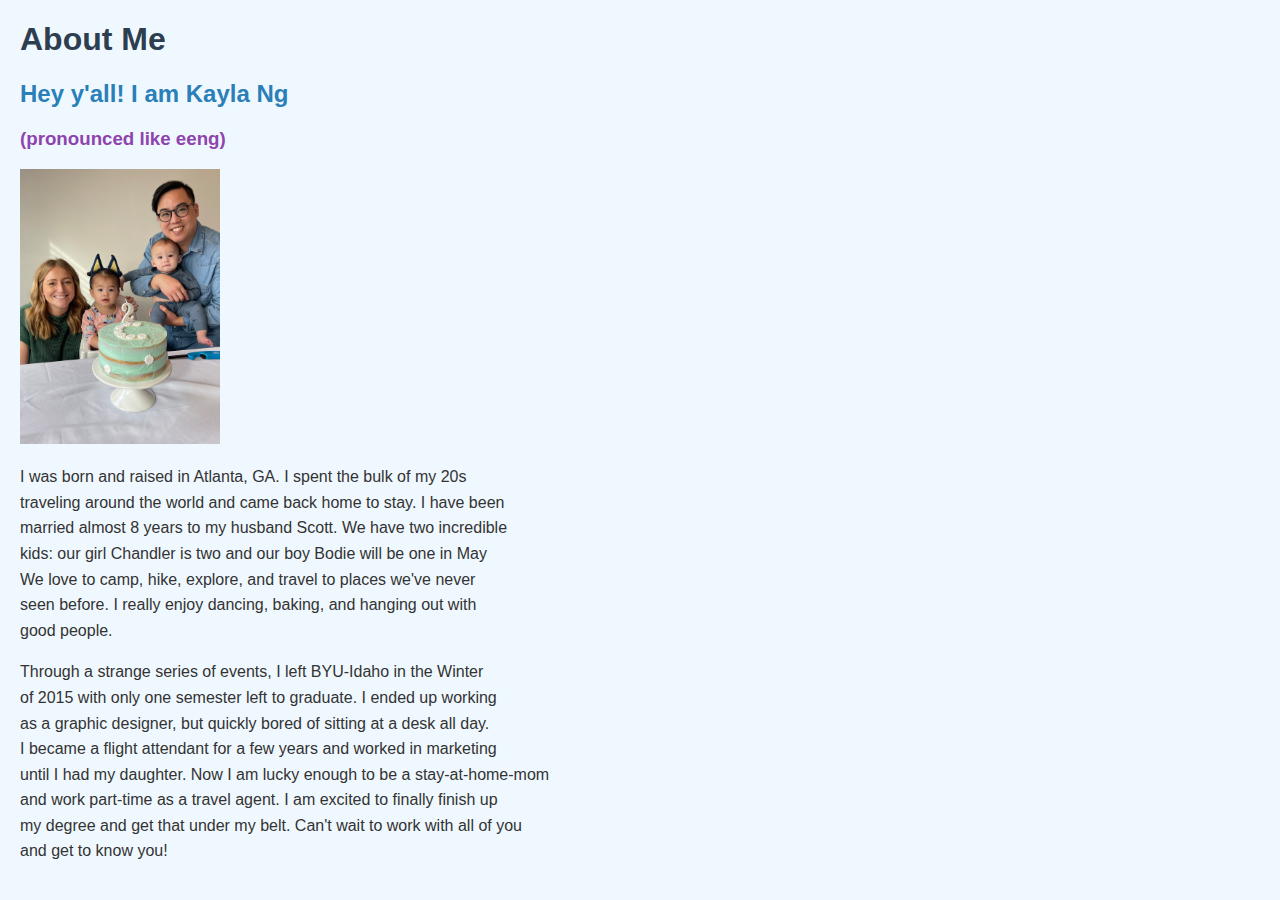
<file: aboutme/index.html>
<!DOCTYPE html>
<html lang="en">
<head>
    <meta charset="UTF-8">
    <meta name="viewport" content="width=device-width, initial-scale=1.0">
    <title>All about me </title>
    <style>
        body {
            background-color: #f0f8ff;
            font-family: Arial, sans-serif;
            color: #333;
            margin: 20px;
        }
        h1 {
            color: #2c3e50;
        }
        h2 {
            color: #2980b9;
        }
        h3 {
            color: #8e44ad;
        }
        p {
            line-height: 1.6;
        }
    </style>
</head>
<body>
        <h1>About Me</h1>
        <h2>Hey y'all! I am Kayla Ng</h2>
        <h3>(pronounced like eeng)</h3>
        <image src="images/ng-fam.jpeg" alt="Kayla Ng's Family" style="width: 200px;height:auto;">
        <p>I was born and raised in Atlanta, GA. I spent the bulk of my 20s<br>
            traveling around the world and came back home to stay. I have been <br>
            married almost 8 years to my husband Scott. We have two incredible<br>
            kids: our girl Chandler is two and our boy Bodie will be one in May <br>
            We love to camp, hike, explore, and travel to places we've never <br>
            seen before. I really enjoy dancing, baking, and hanging out with<br>
            good people.   
        </p>
        <p>
            Through a strange series of events, I left BYU-Idaho in the Winter<br> 
            of 2015 with only one semester left to graduate. I ended up working<br>
            as a graphic designer, but quickly bored of sitting at a desk all day.<br>
            I became a flight attendant for a few years and worked in marketing<br>
            until I had my daughter. Now I am lucky enough to be a stay-at-home-mom<br> 
            and work part-time as a travel agent. I am excited to finally finish up<br> 
            my degree and get that under my belt. Can't wait to work with all of you<br>
            and get to know you!
        </p>

</body>

</html>
</file>
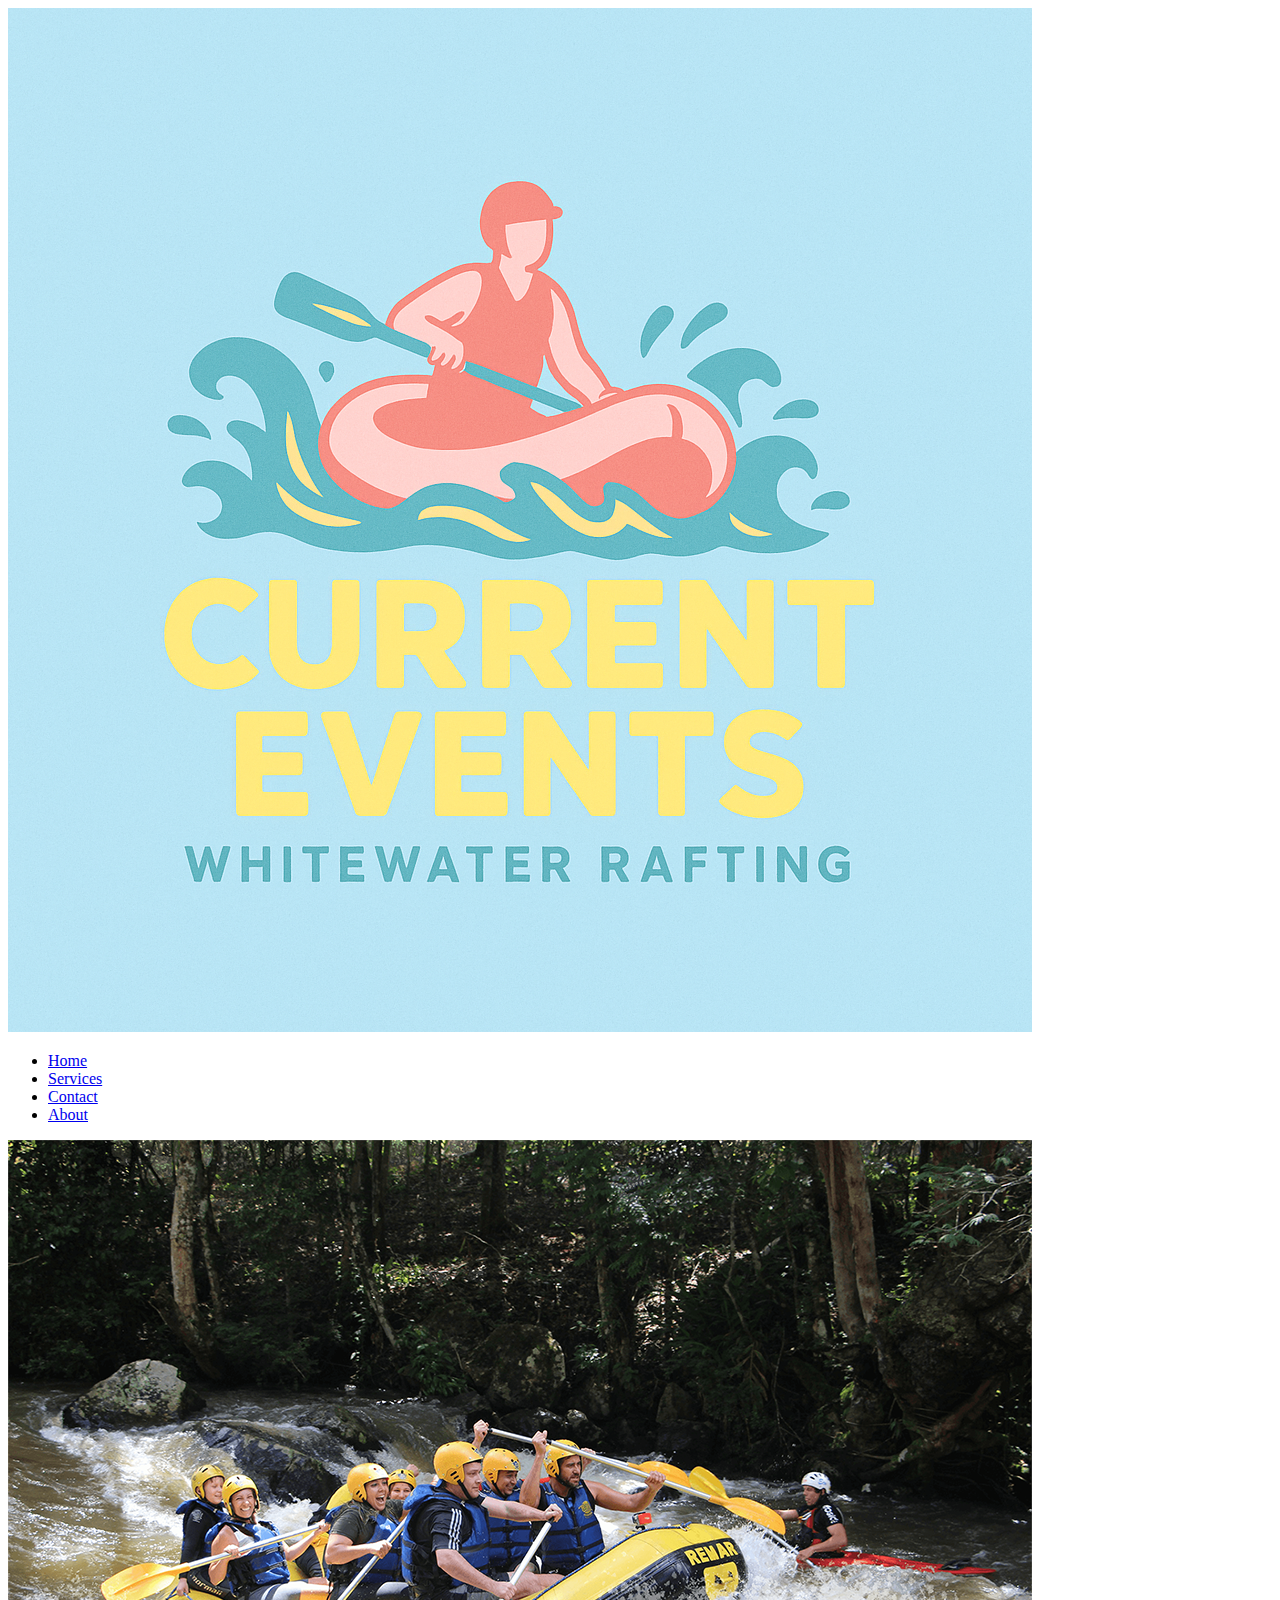
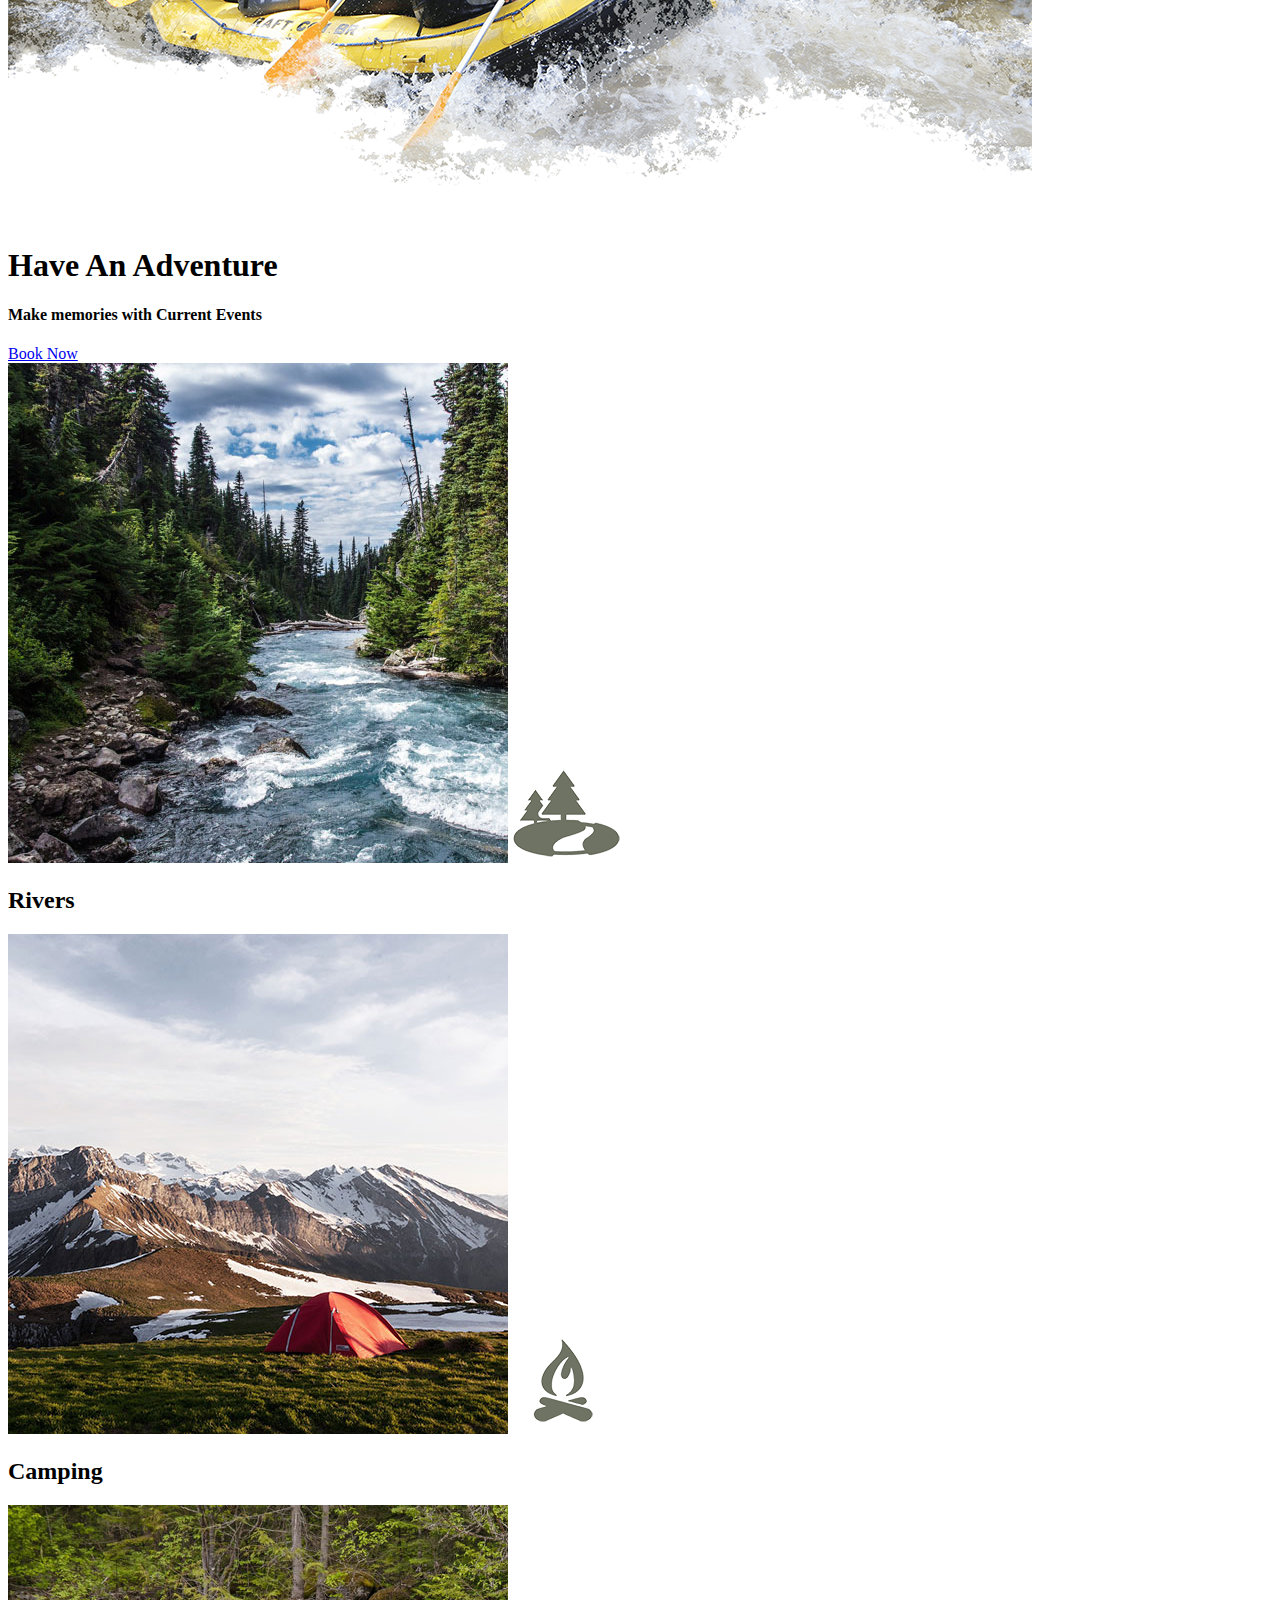
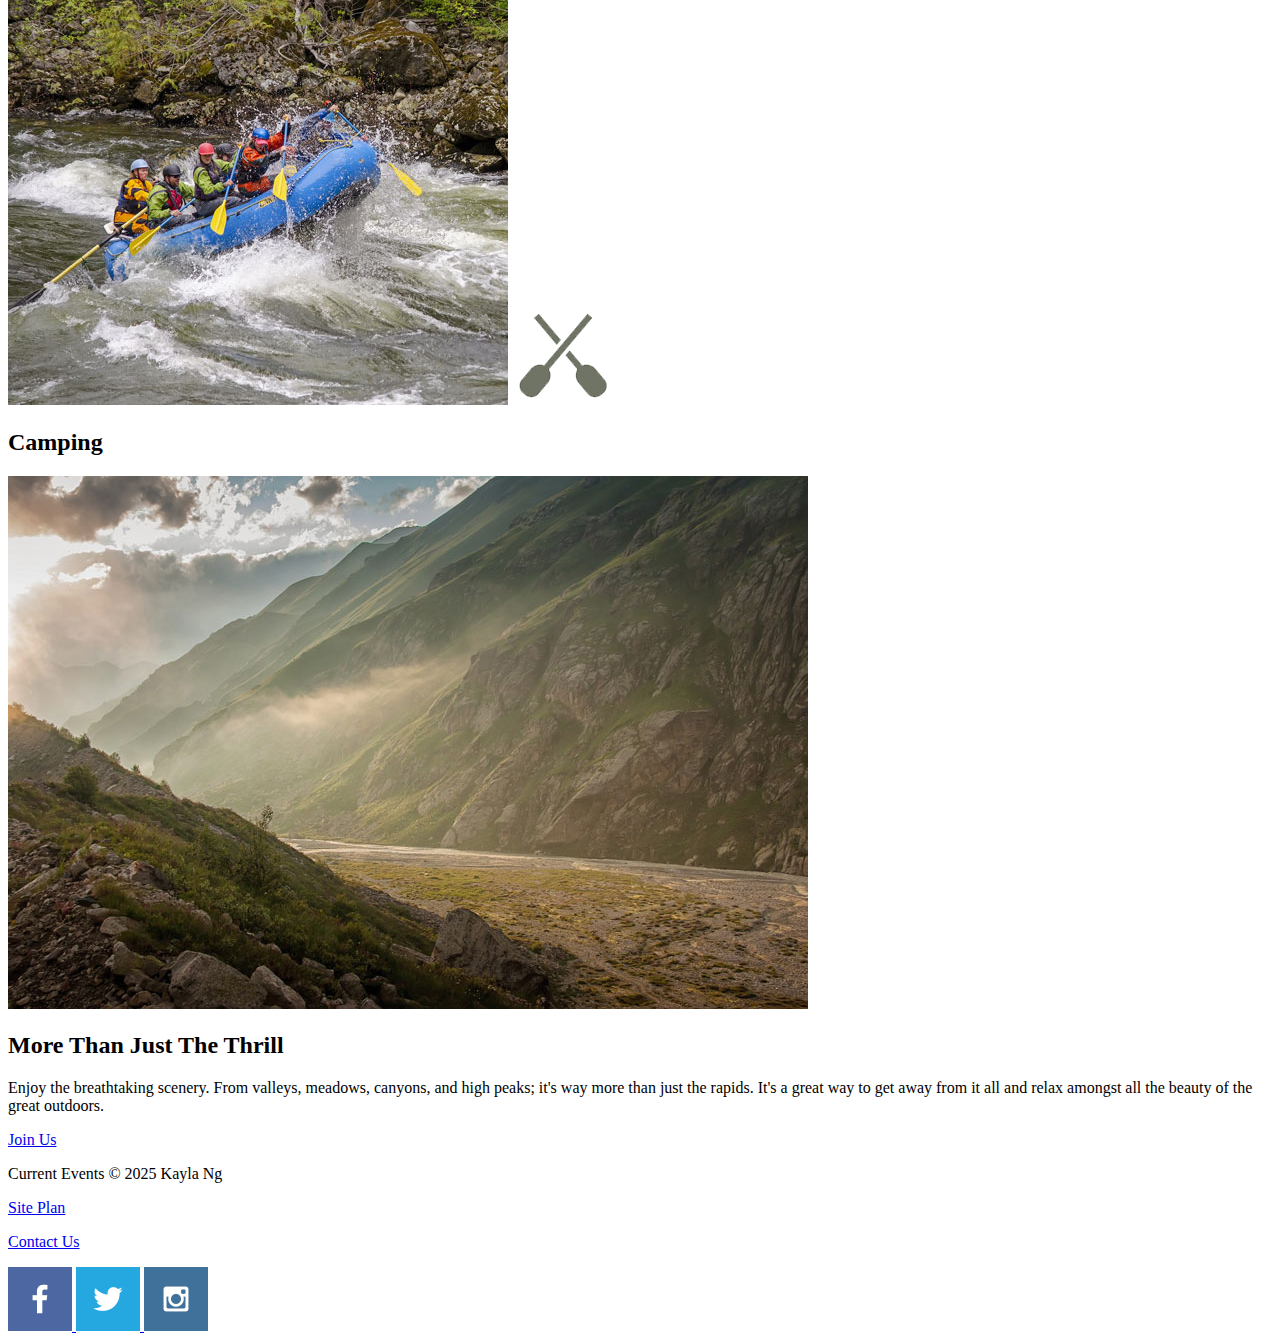
<file: wwr/index.html>
<!DOCTYPE html>
<html lang="en">
<head>
    <meta charset="UTF-8">
    <meta name="viewport" content="width=device-width, initial-scale=1.0">
    <title>White Water Rafting | Current Events | Home</title>
</head>
<body>
    <header>
        <a href="index.html" id="logo_link">
            <img class= "logo" src="images/current_events_logo.png" alt="Current Events Logo Image" >
        </a>
        <nav>
            <ul>
                <li><a href="index.html">Home</a></li>
                <li><a href="services.html">Services</a></li>
                <li><a href="contactus.html">Contact</a></li>
                <li><a href="about.html">About</a></li>
            </ul>
        </nav>
    </header>
    <div id="hero">
        <div id="hero-box">
            <img id="hero-img" src="images/hero.png" alt="People Enjoying Rafting" >
        </div>
    </div>
    <section id="hero-msg">
        <h1 class="home-title">Have An Adventure</h1>
        <h4>Make memories with Current Events</h4>
        <div class="button-box">
            <a href="contactus.html" class="book">Book Now</a>
        </div>
    </section>
    <main class="home-grid">
        <section class="rivers-card">
            <img class="card-img" src="images/rivers.jpg" alt="River in Forest" >
            <img class="icon" src="images/river_icon.png" alt="River Icon" >
            <h2>Rivers</h2>
        </section>
        <section class="camping-card">
            <img class="card-img" src="images/camping.jpg" alt="Tent in Mountains" >
            <img class="icon" src="images/fire_icon.png" alt="Fire Icon" >
            <h2>Camping</h2>
        </section>
        <section class="rapids-card">
            <img class="card-img" src="images/rapids.jpg" alt="Rafting Boat" >
            <img class="icon" src="images/oars.png" alt="Oars Icon" >
            <h2>Camping</h2>
        </section>
        <img class="mountains" src="images/mountains.jpg" alt="Misty Mountains" >
        <section class="msg">
            <h2>More Than Just The Thrill</h2>
            <p>Enjoy the breathtaking scenery. From valleys, meadows, canyons, and high peaks; it's way more than just the rapids. It's a great way to get away from it all and relax amongst all the beauty of the great outdoors.</p>
            <a class="join" href="rivers.html">Join Us</a>
        </section>
    </main>
    <footer>
        <p>Current Events &copy; 2025 Kayla Ng</p>
        <p><a href="site-plan-rafting.html">Site Plan</a></p>
        <p><a href="contactus.html">Contact Us</a></p>
        <div class="social">
            <a href="https://facebook.com/">
                <img src="images/facebook.png" alt="FB Icon" >
            </a>
            <a href="https://twitter.com/">
                <img src="images/twitter.png" alt="Twitter Icon" >
            </a>
            <a href="https://instagram.com/">
                <img src="images/instagram.png" alt="Instagram Icon">
            </a>
        </div>  
    </footer>    
</body>
</html>
</file>
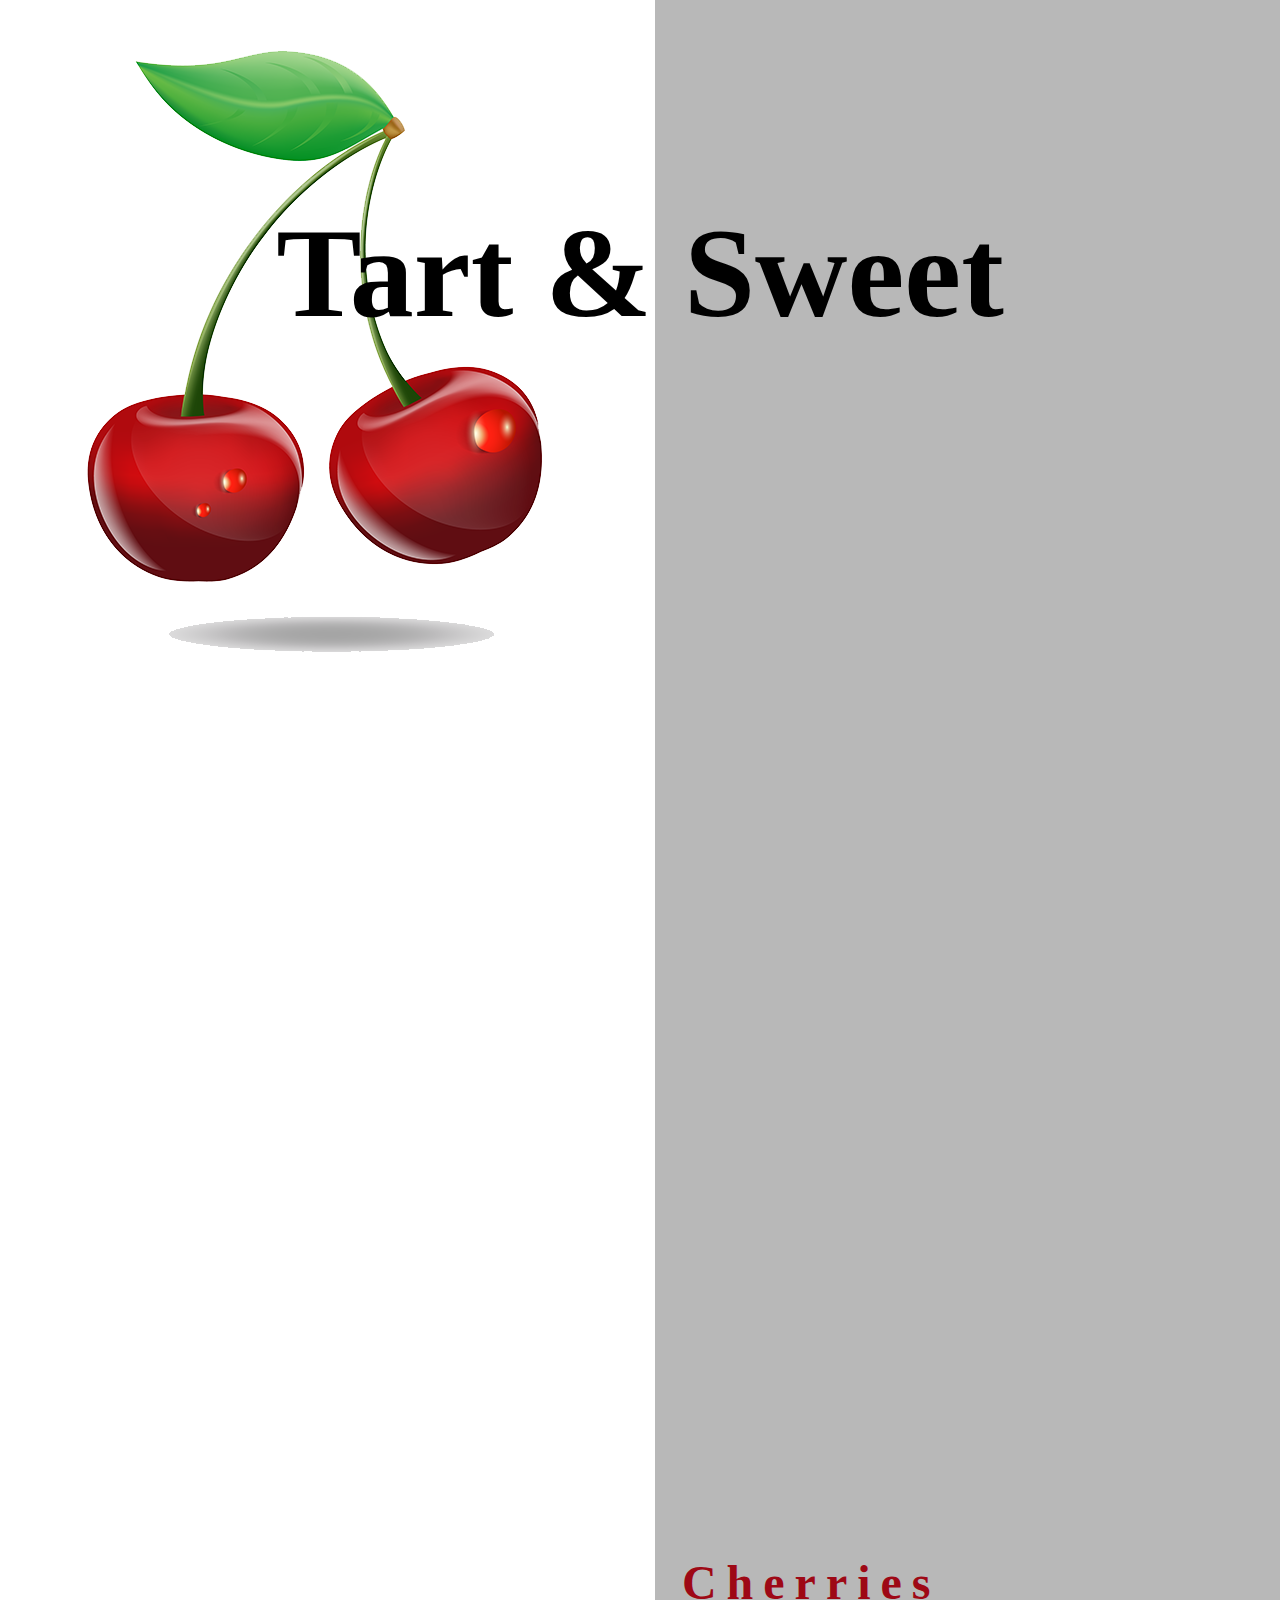
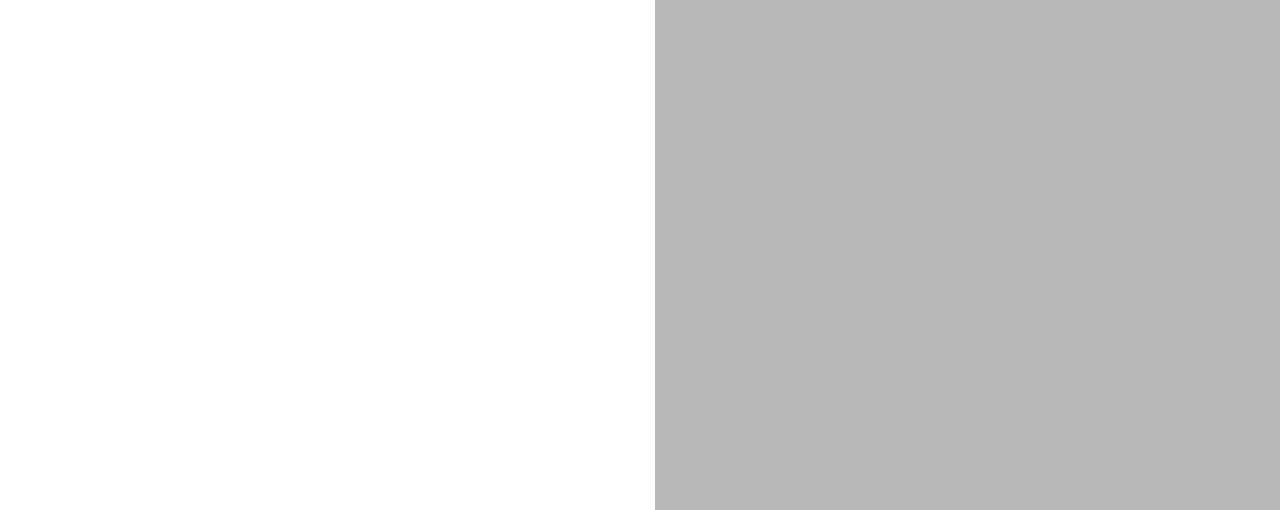
<file: aboutme/cherries.html>
<!DOCTYPE html>
<html lang="en">
<head>
    <meta charset="UTF-8">
    <meta name="viewport" content="width=device-width, initial-scale=1.0">
    <link rel="stylesheet" href="styles/cherries.css">
    <title>Cherries</title>
</head>
<body>
    <div>
        <h1>Tart & Sweet</h1>
        <img src="images/w06_cherries.png" alt="Cherries">
        <aside>
            <div>
                <h2>Cherries</h2>
            </div>
        </aside>
    </div>
    
</body>
</html>
</file>
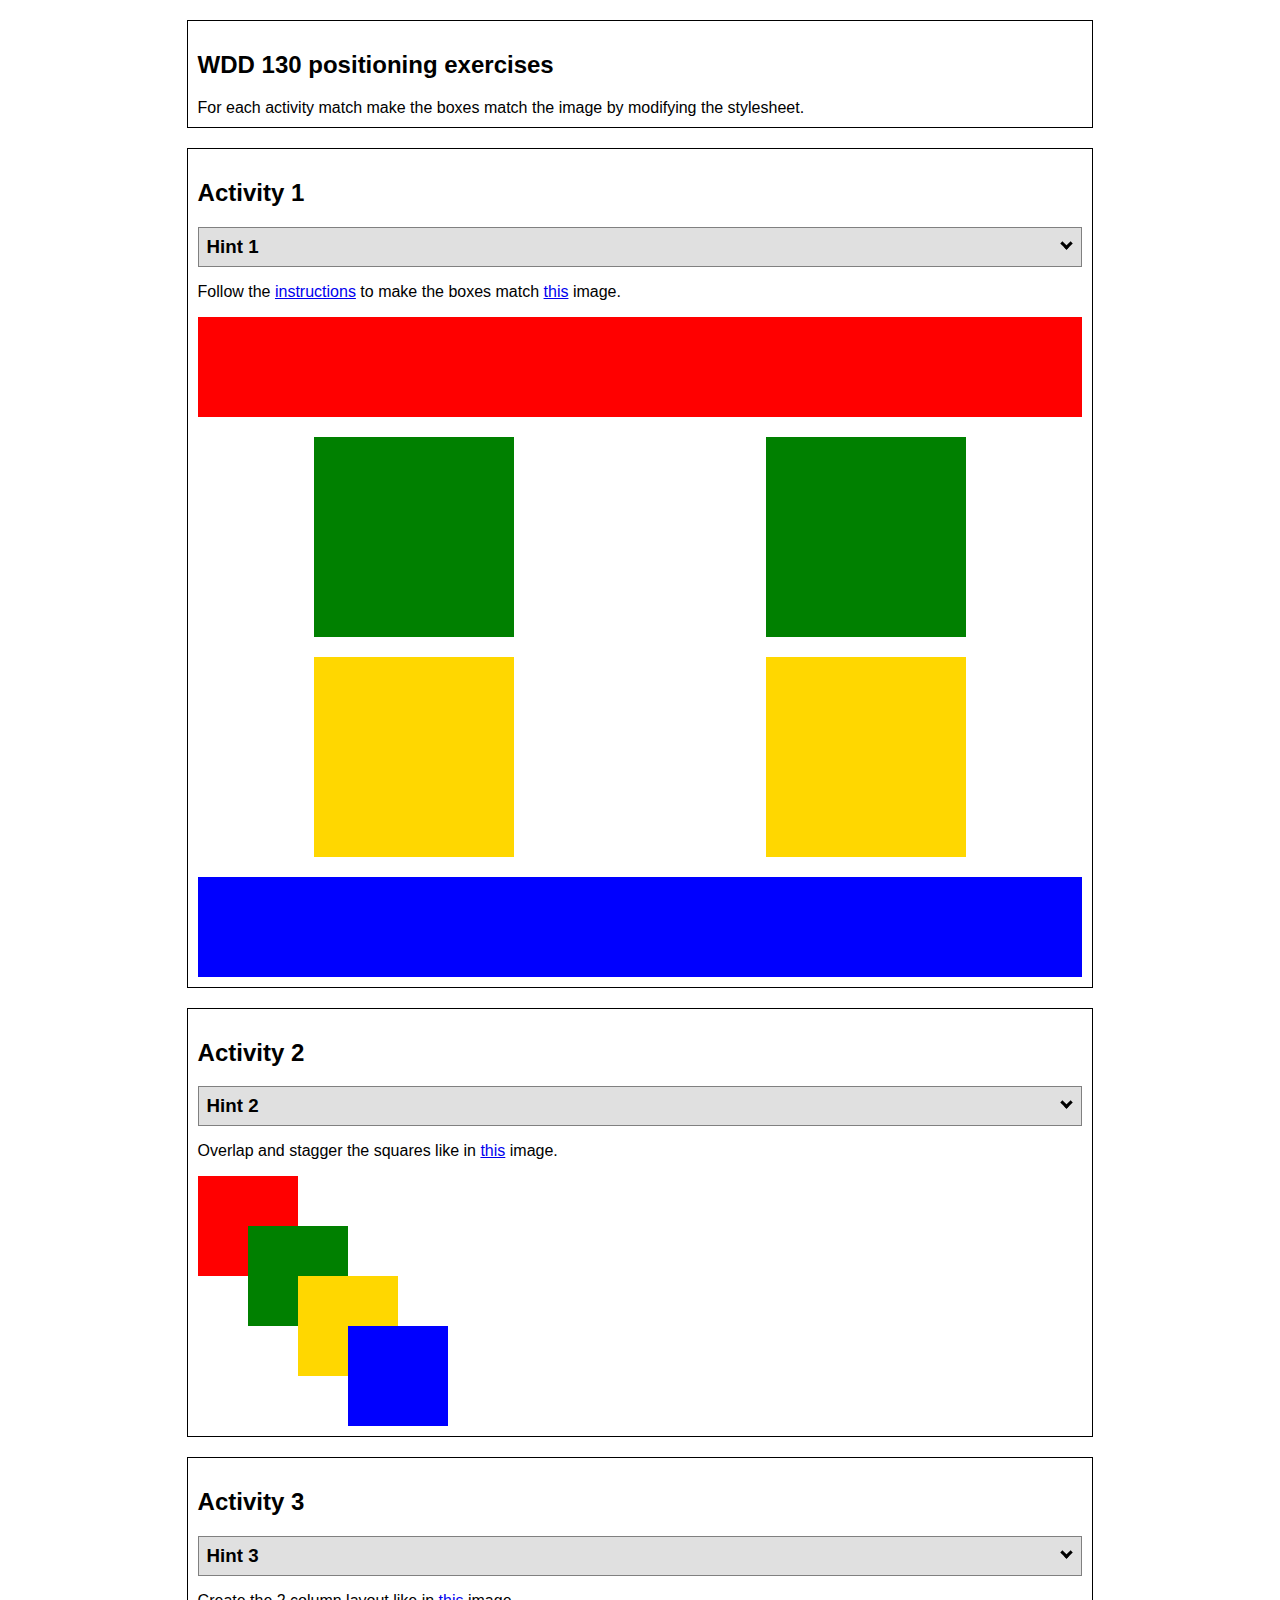
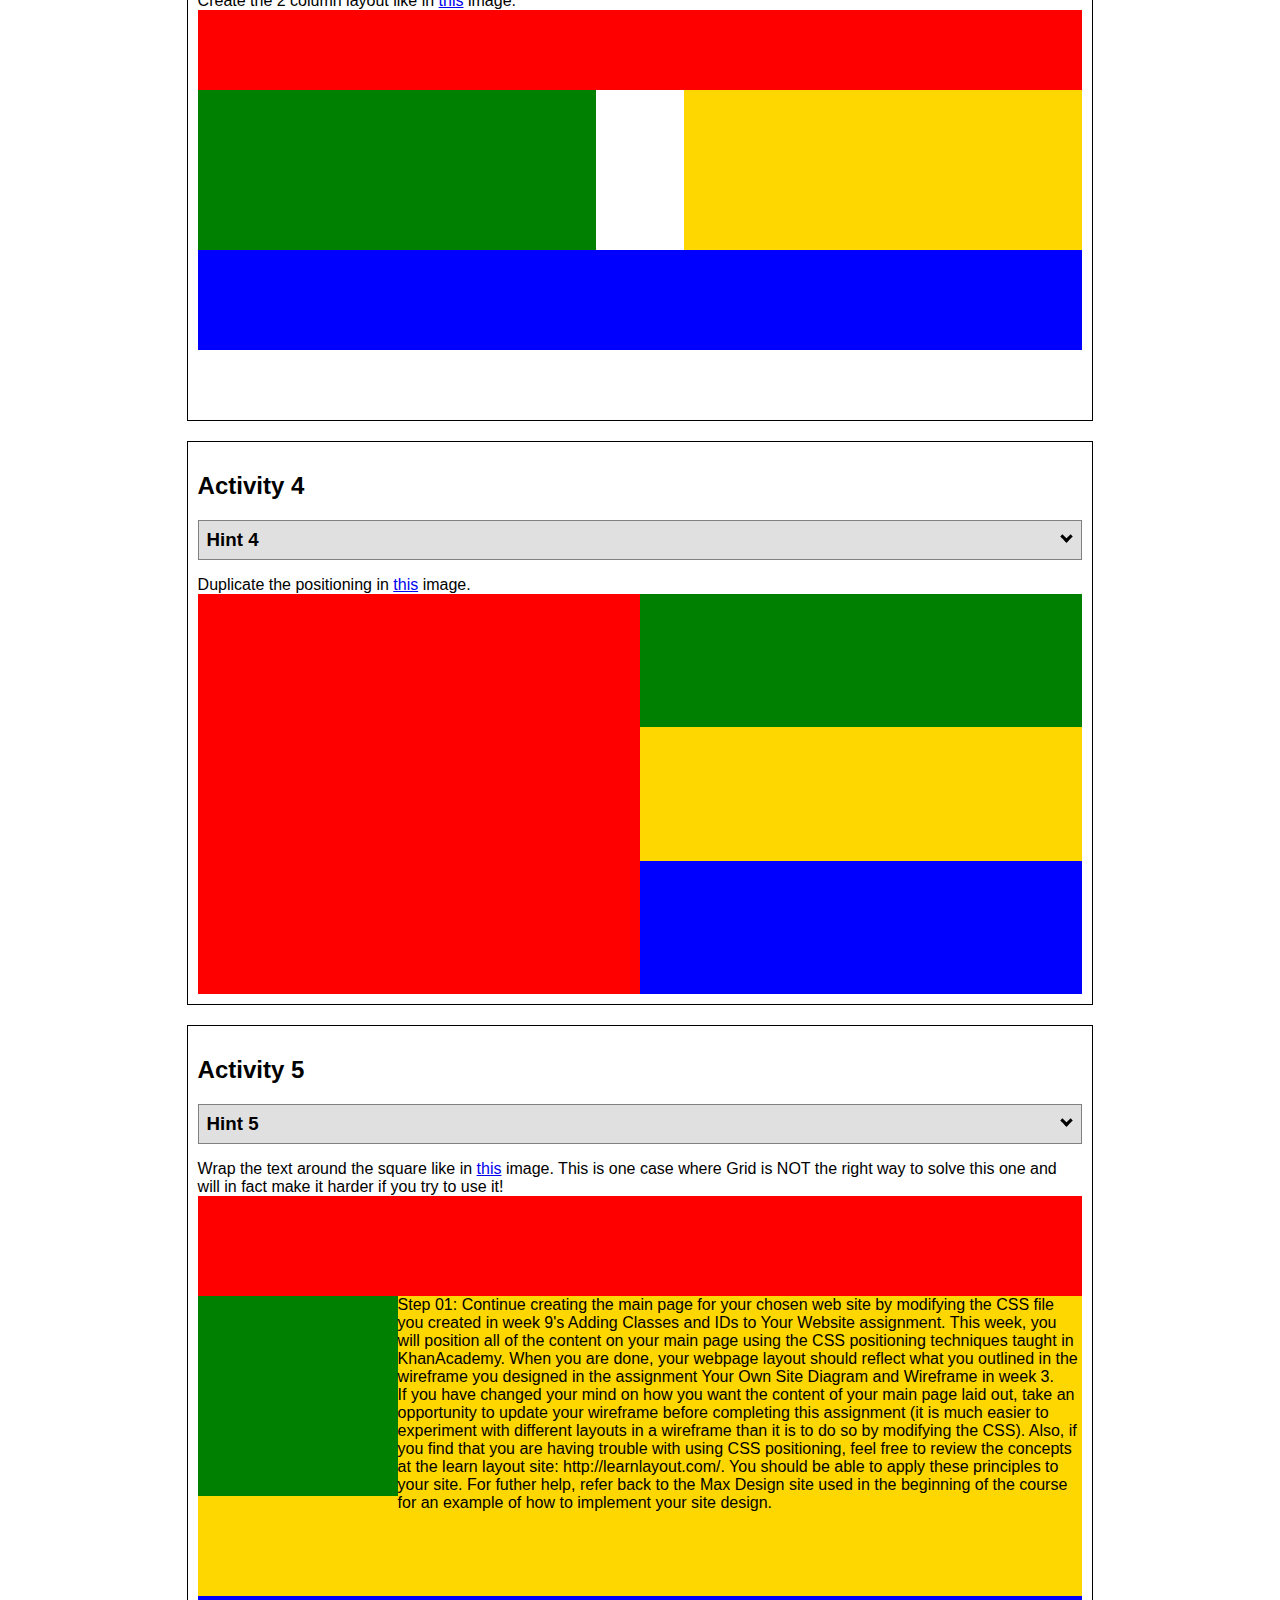
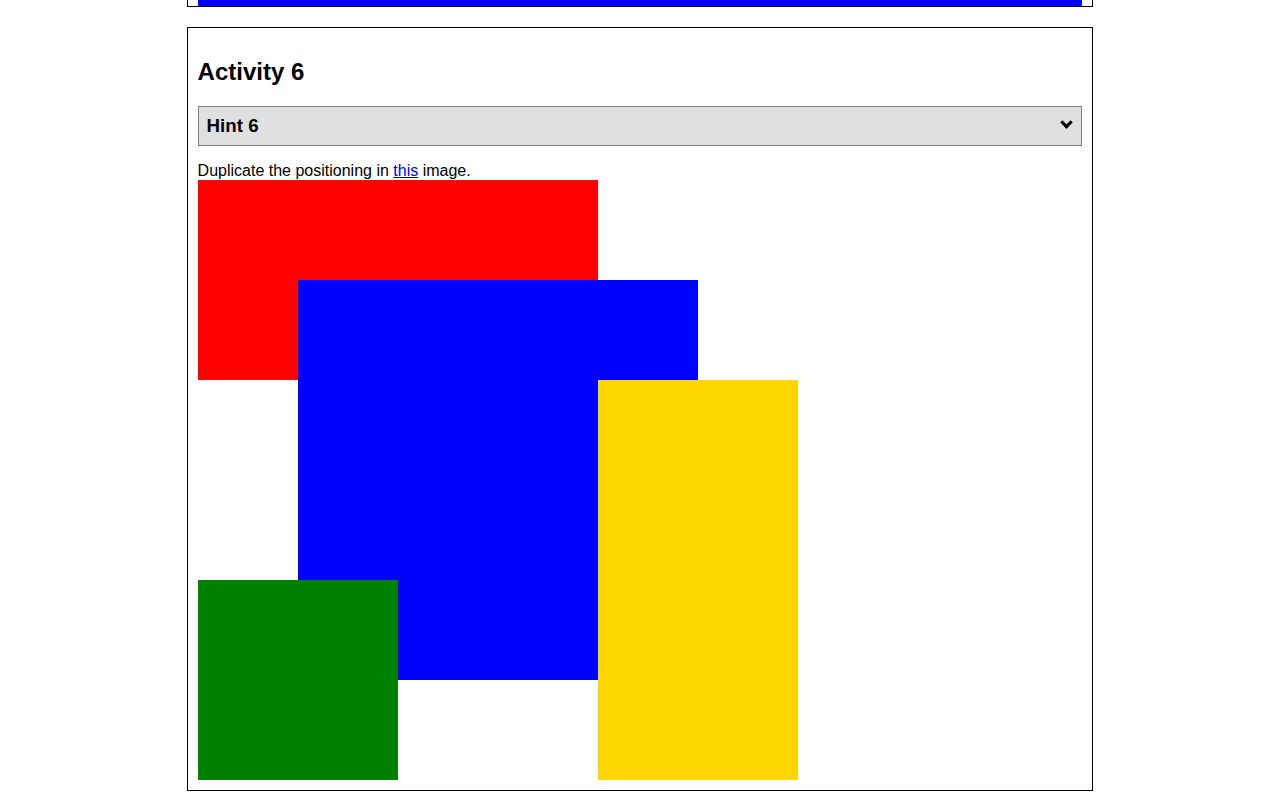
<file: aboutme/positioning.html>
<!DOCTYPE html>
<html lang="en">
  <head>
    <!-- HTML - Name: positioning.html -->
    <title>Positioning Activity</title>
    <link rel="stylesheet" type="text/css" href="positionstyles.css" />
  </head>
  <body>
    <div class="activity">
      <h2>WDD 130 positioning exercises</h2>
      For each activity match make the boxes match the image by modifying the stylesheet.</div>
    <div class="activity">
      <h2>Activity 1</h2>
      <section class="hint"><input type="checkbox" ><i></i> <h3>Hint 1</h3><div><p>Check out the <a href="https://byui-wdd.github.io/wdd130/activities/w06-css-positioning.html" target="_blank">activity instructions</a> in Ilearn!</p></div></section>
      <p>Follow the <a href="https://byui-wdd.github.io/wdd130/activities/w06-css-positioning.html" target="_blank">instructions</a> to make the boxes match  <a href="https://byui-wdd.github.io/wdd130/images/example1.png" target="_blank">this</a> image.</p>
      <div class="content1" >
        <div class="red1" ></div>
        <div class="green1" ></div>
        <div class="green1" ></div>
        <div class="yellow1"></div>
        <div class="yellow1"></div>
        <div class="blue1"></div>
      </div>
    </div>
    <div class="activity">
      <h2>Activity 2</h2>
      <section class="hint"><input type="checkbox" > <h3>Hint 2</h3><i></i><div>
      <ul>
      <li>grid-template-columns: 50px 50px 50px 50px 50px </li></ul></div></section>
      <p>Overlap and stagger the squares like in <a href="https://byui-wdd.github.io/wdd130/images/example2.png" target="_blank">this</a> image.</p>
      <div class="content2" >
        <div class="red2" ></div>
        <div class="green2" ></div>
        <div class="yellow2"></div>
        <div class="blue2"></div>
      </div>
    </div>
    <div class="activity">
      <h2>Activity 3</h2>
      <section class="hint"><input type="checkbox" > <h3>Hint 3</h3><i></i><div><p>This one is going to be best solved with CSS Grid. Remember to make the boxes the right width first...then start moving them around. </p><h4>Properties used:</h4><ul><li>display:grid;</li><li>grid-template-columns:</li><li>grid-column-gap:</li>
        <li>grid-column:</li>  </ul></div></section>
      Create the 2 column layout like in <a href="https://byui-wdd.github.io/wdd130/images/example3.png" target="_blank">this</a>  image.
      <div class="content3" >
        <div class="red3" ></div>
        <div class="green3" ></div>
        <div class="yellow3"></div>
        <div class="blue3"></div>
      </div>
    </div>
    <div class="activity">
      <h2>Activity 4</h2>
      <section class="hint"><input type="checkbox" > <h3>Hint 4</h3><i></i><div><p>For the others we have been primarily concerned with width. For this one you will need to adjust height as well. </p><h4>Properties used:</h4><ul><li>display:grid;</li><li>grid-template-columns:</li><li>grid-row:</li></ul></div></section>
      Duplicate the positioning in <a href="https://byui-wdd.github.io/wdd130/images/example4.png" target="_blank">this</a> image. 
      <div class="content4" >
        <div class="red4" ></div>
        <div class="green4" ></div>
        <div class="yellow4"></div>
        <div class="blue4"></div>
      </div>
    </div>

    <div class="activity">
      <h2>Activity 5</h2>
      <section class="hint"><input type="checkbox" > <h3>Hint 5</h3><i></i><div><p>Grid is <strong>not</strong> the right way to do this.  In fact there is only one way to really do that...and that is with float. Remember that we float the thing we want the text to wrap around.  Also remember to start by making all the shapes the right size and shape.</p><h4>Properties used:</h4><ul><li>float: left;</li></ul></div></section>
      Wrap the text around the square like in <a href="https://byui-wdd.github.io/wdd130/images/example5.png" target="_blank">this</a> image. This is one case where Grid is NOT the right way to solve this one and will in fact make it harder if you try to use it!
      <div class="content5" >
        <div class="red5" ></div>
        <div class="green5" ></div>
        <div class="yellow5">Step 01: Continue creating the main page for your chosen web site by modifying the CSS file you created in week 9's Adding Classes and IDs to Your Website assignment. This week, you will position all of the content on your main page using the CSS positioning techniques taught in KhanAcademy. When you are done, your webpage layout should reflect what you outlined in the wireframe you designed in the assignment Your Own Site Diagram and Wireframe in week 3. <br />
          If you have changed your mind on how you want the content of your main page laid out, take an opportunity to update your wireframe before completing this assignment (it is much easier to experiment with different layouts in a wireframe than it is to do so by modifying the CSS). Also, if you find that you are having trouble with using CSS positioning, feel free to review the concepts at the learn layout site: http://learnlayout.com/. You should be able to apply these principles to your site. For futher help, refer back to the Max Design site used in the beginning of the course for an example of how to implement your site design.</div>
        <div class="blue5"></div>
      </div>
    </div>
    <div class="activity">
      <h2>Activity 6</h2>
      <section class="hint"><input type="checkbox" > <h3>Hint 6</h3><i></i><div><p>This one is all about visualizing the grid behind the layout. If you are having a hard time doing that first: all the sizes are even multiples of 100, and second here is another example with the lines drawn: <a href="https://byui-wdd.github.io/wdd130/images/example6-hint.png" target="_blank">example 6 with lines</a>. For this one you will find it easiest if you use px for the column width. You can also use <kbd>z-index</kbd> to control the element layering.    </p><h4>Properties used:</h4><ul><li>display:grid;</li><li>grid-template-columns:</li><li>grid-column:</li><li>grid-row:</li><li><a href="https://www.w3schools.com/cssref/pr_pos_z-index.asp" target="_blank">z-index:</a></li></ul></div></section>
      Duplicate the positioning in <a href="https://byui-wdd.github.io/wdd130/images/example6.png" target="_blank">this</a> image.
      <div class="content6" >
        <div class="red6" ></div>
        <div class="green6" ></div>
        <div class="yellow6"></div>
        <div class="blue6"></div>
      </div>
    </div>
  </body>
</html>
</file>
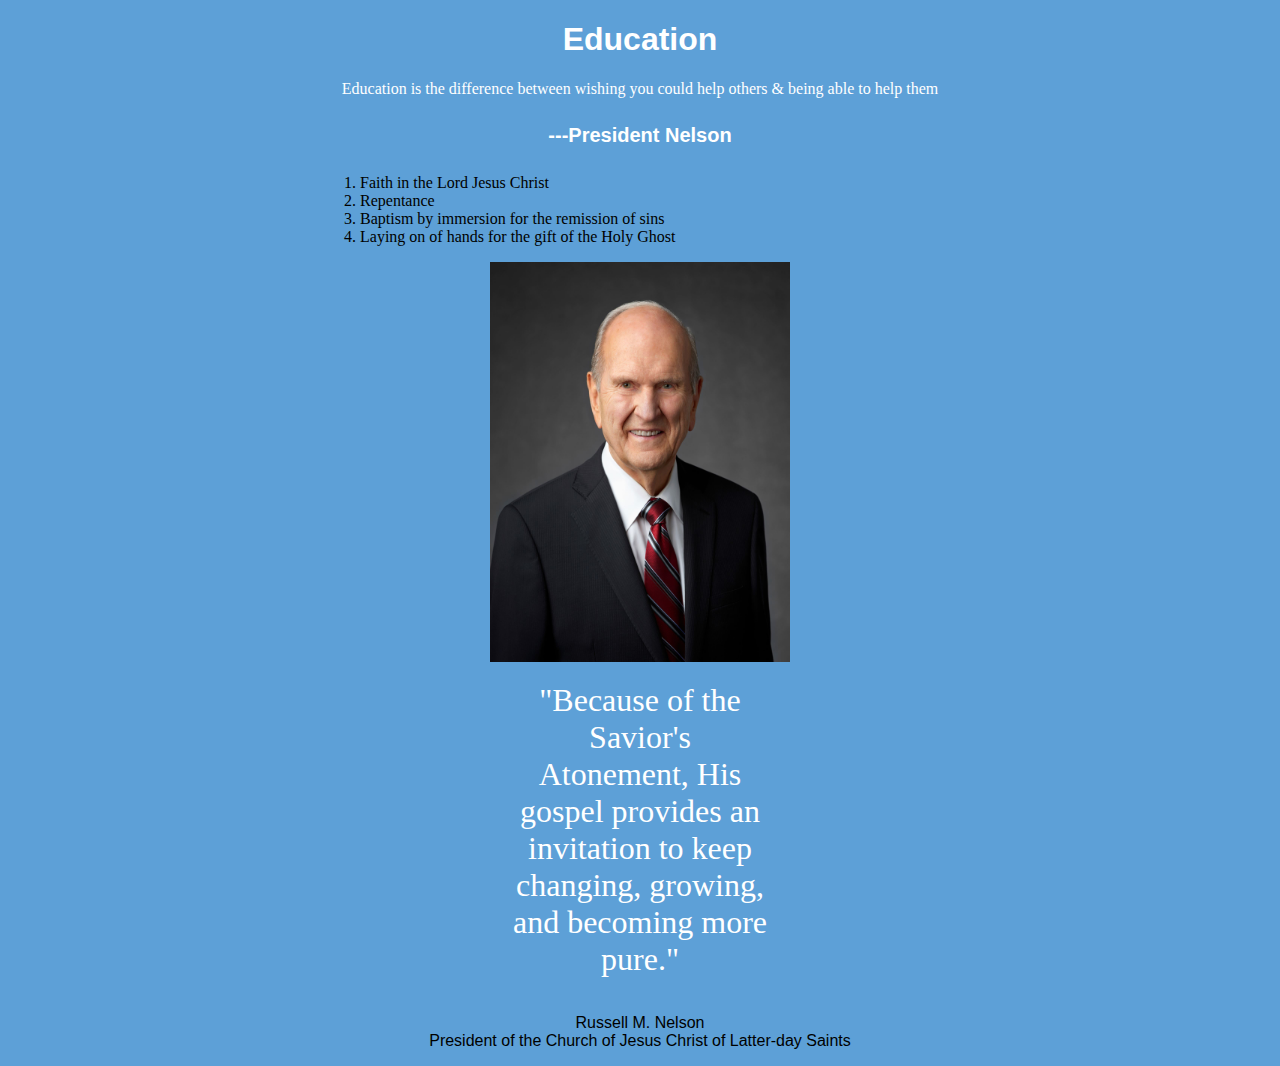
<file: aboutme/president_nelson.html>
<!DOCTYPE html>
<html lang="en">
<head>
    <meta charset="UTF-8">
    <meta name="viewport" content="width=Education, initial-scale=1.0">

   
    <title>Document</title>
    <link rel="stylesheet" href="styles/pres_n.css">
</head>
<body>
    <h1>Education</h1>
    <p id="ed-quote">Education is the difference between wishing you could help others & being able to help them</p>
    
    <h4>---President Nelson</h4>
   <ol>
   <li>Faith in the Lord Jesus Christ</li>
   <li>Repentance</li>
   <li>Baptism by immersion for the remission of sins</li>
   <li>Laying on of hands for the gift of the Holy Ghost</li>
    </ol>
   
    <img src="images/russell_nelson.jpeg" alt="President Nelson" width="300" height="400">

    <blockquote>"Because of the Savior's Atonement, His gospel provides an invitation to keep changing, growing, and becoming more pure."</blockquote>

    <footer>
        <p> Russell M. Nelson <br>
            President of the Church of Jesus Christ of Latter-day Saints</p>
    </footer> 

</body>
</html>
</file>
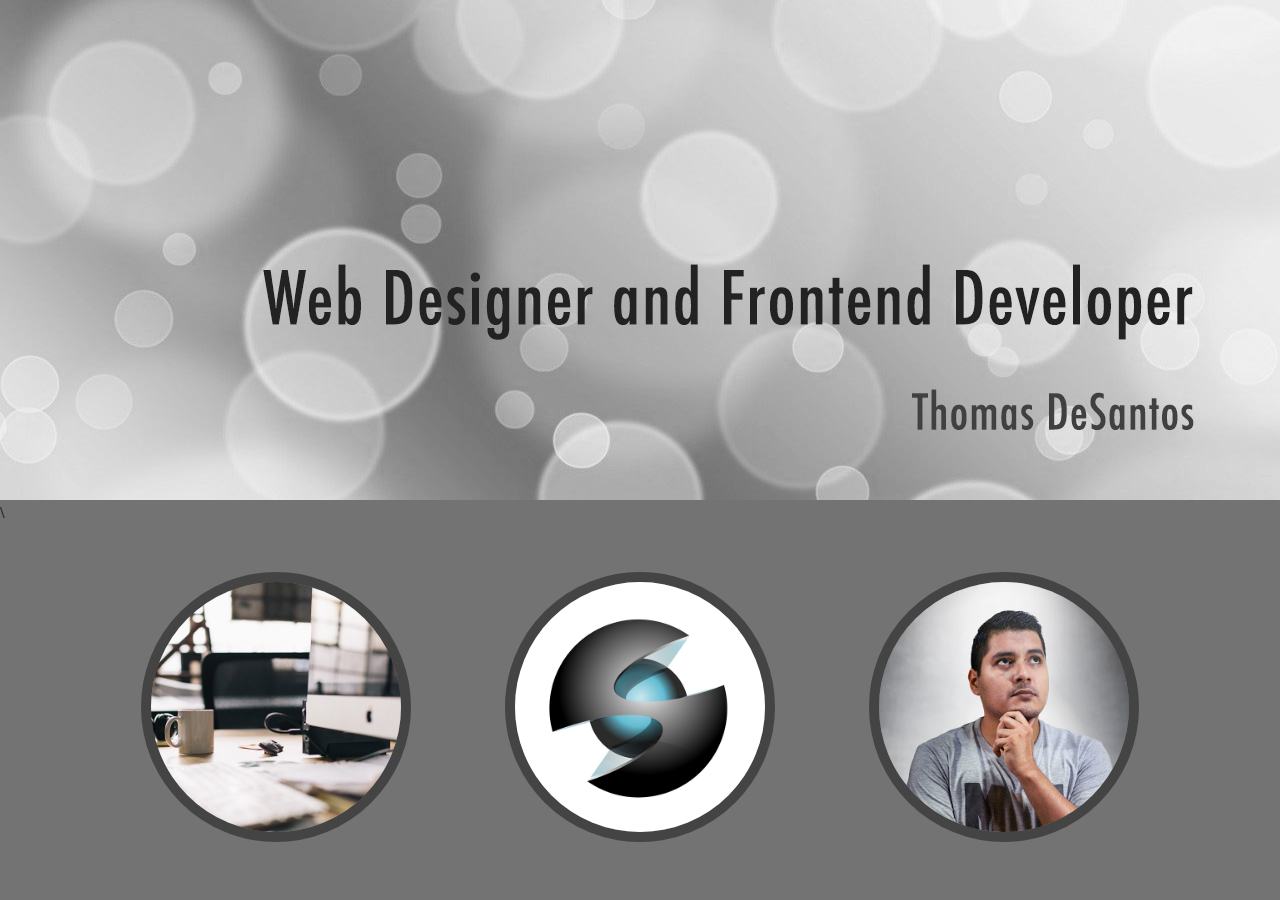
<file: aboutme/web_des.html>
<!DOCTYPE html>
<html lang="en">
<head>
    <meta charset="UTF-8">
    <meta name="viewport" content="width=device-width, initial-scale=1.0">
    <title>Web Designer and Frontend Developer - Thomas DeSantos</title>
    <link rel="stylesheet" href="styles/web_des.css">
</head>
<body>
    <img id="hero" src="images/w05_circles.jpg" alt="Hero Photo">\
    <div id="photos">
        <img class="icon" src="images/w05_ice_image_desk.jpg" alt="Desk">
        <img class="icon" src="images/w05_ice_image_graphic.png" alt="Graphic">
        <img class="icon" src="images/w05_ice_image_person.jpg" alt="Person">
    </div>
</body>
</html>
</file>
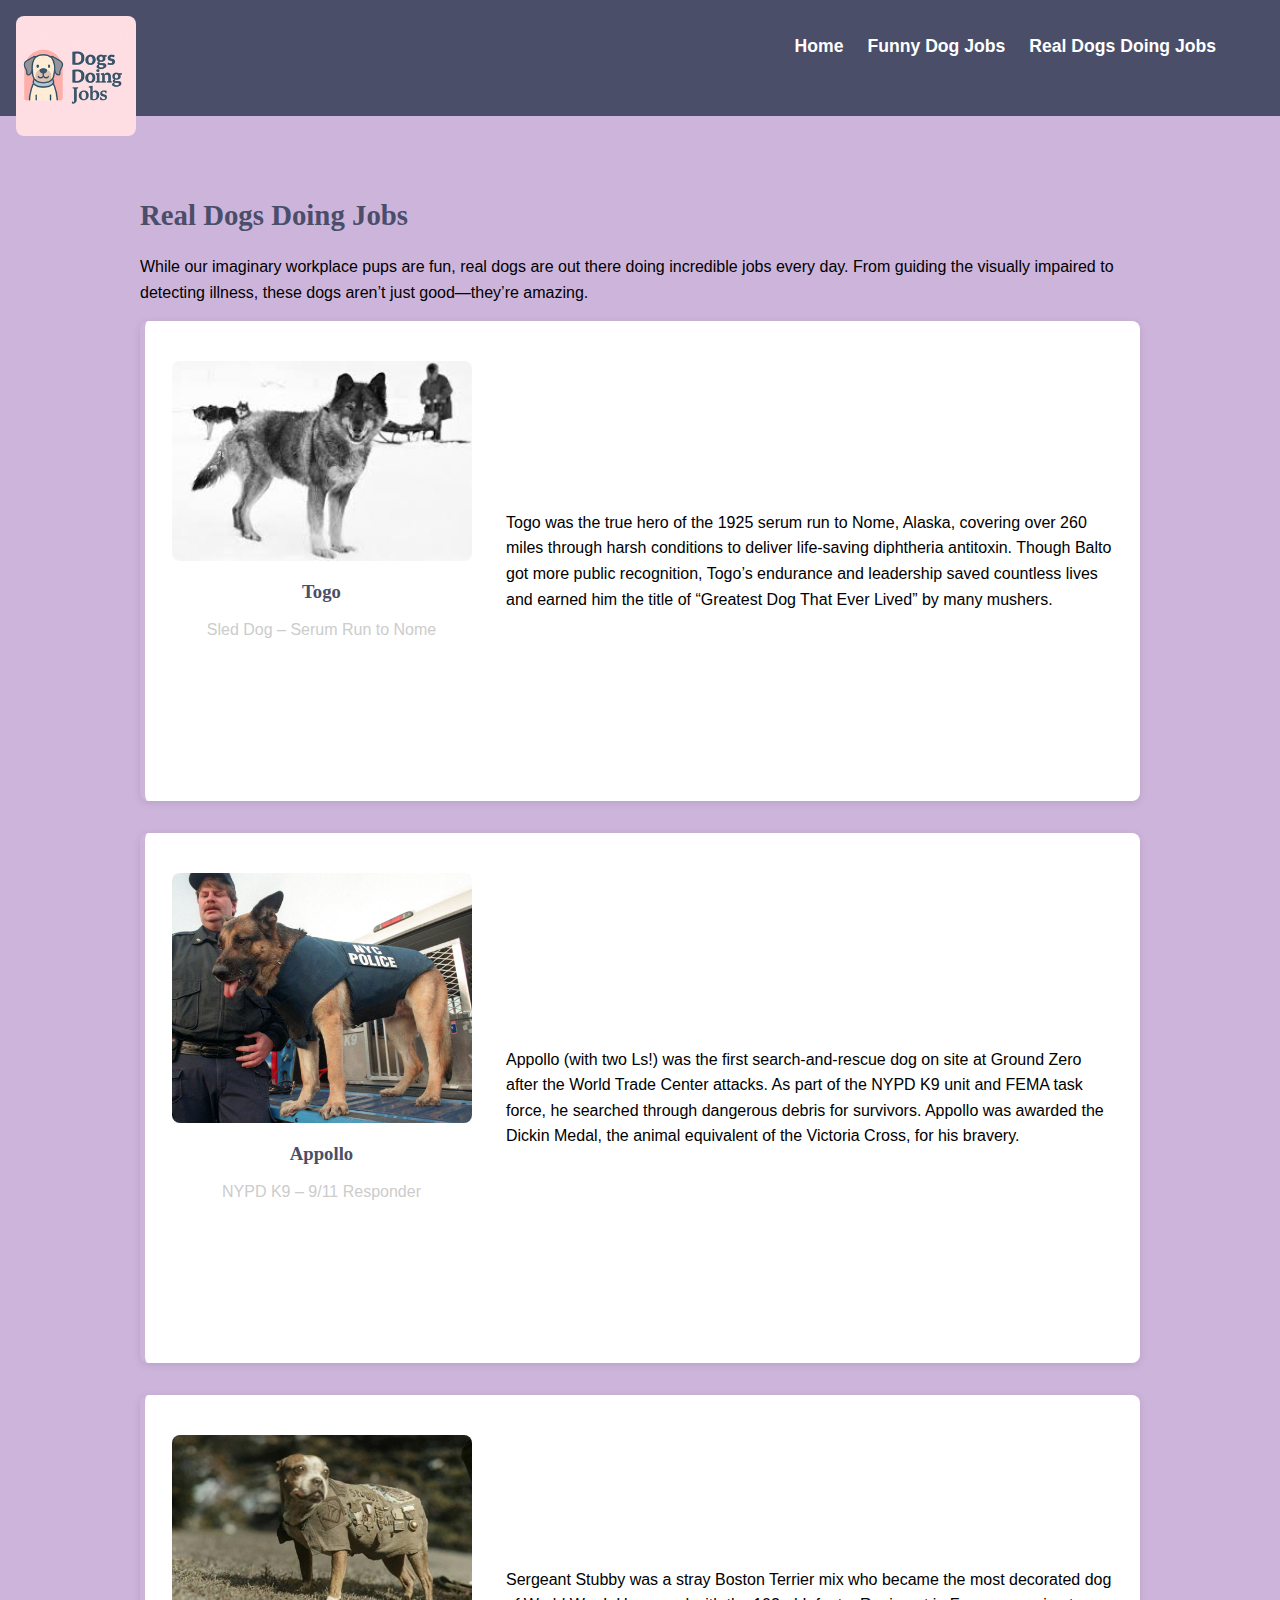
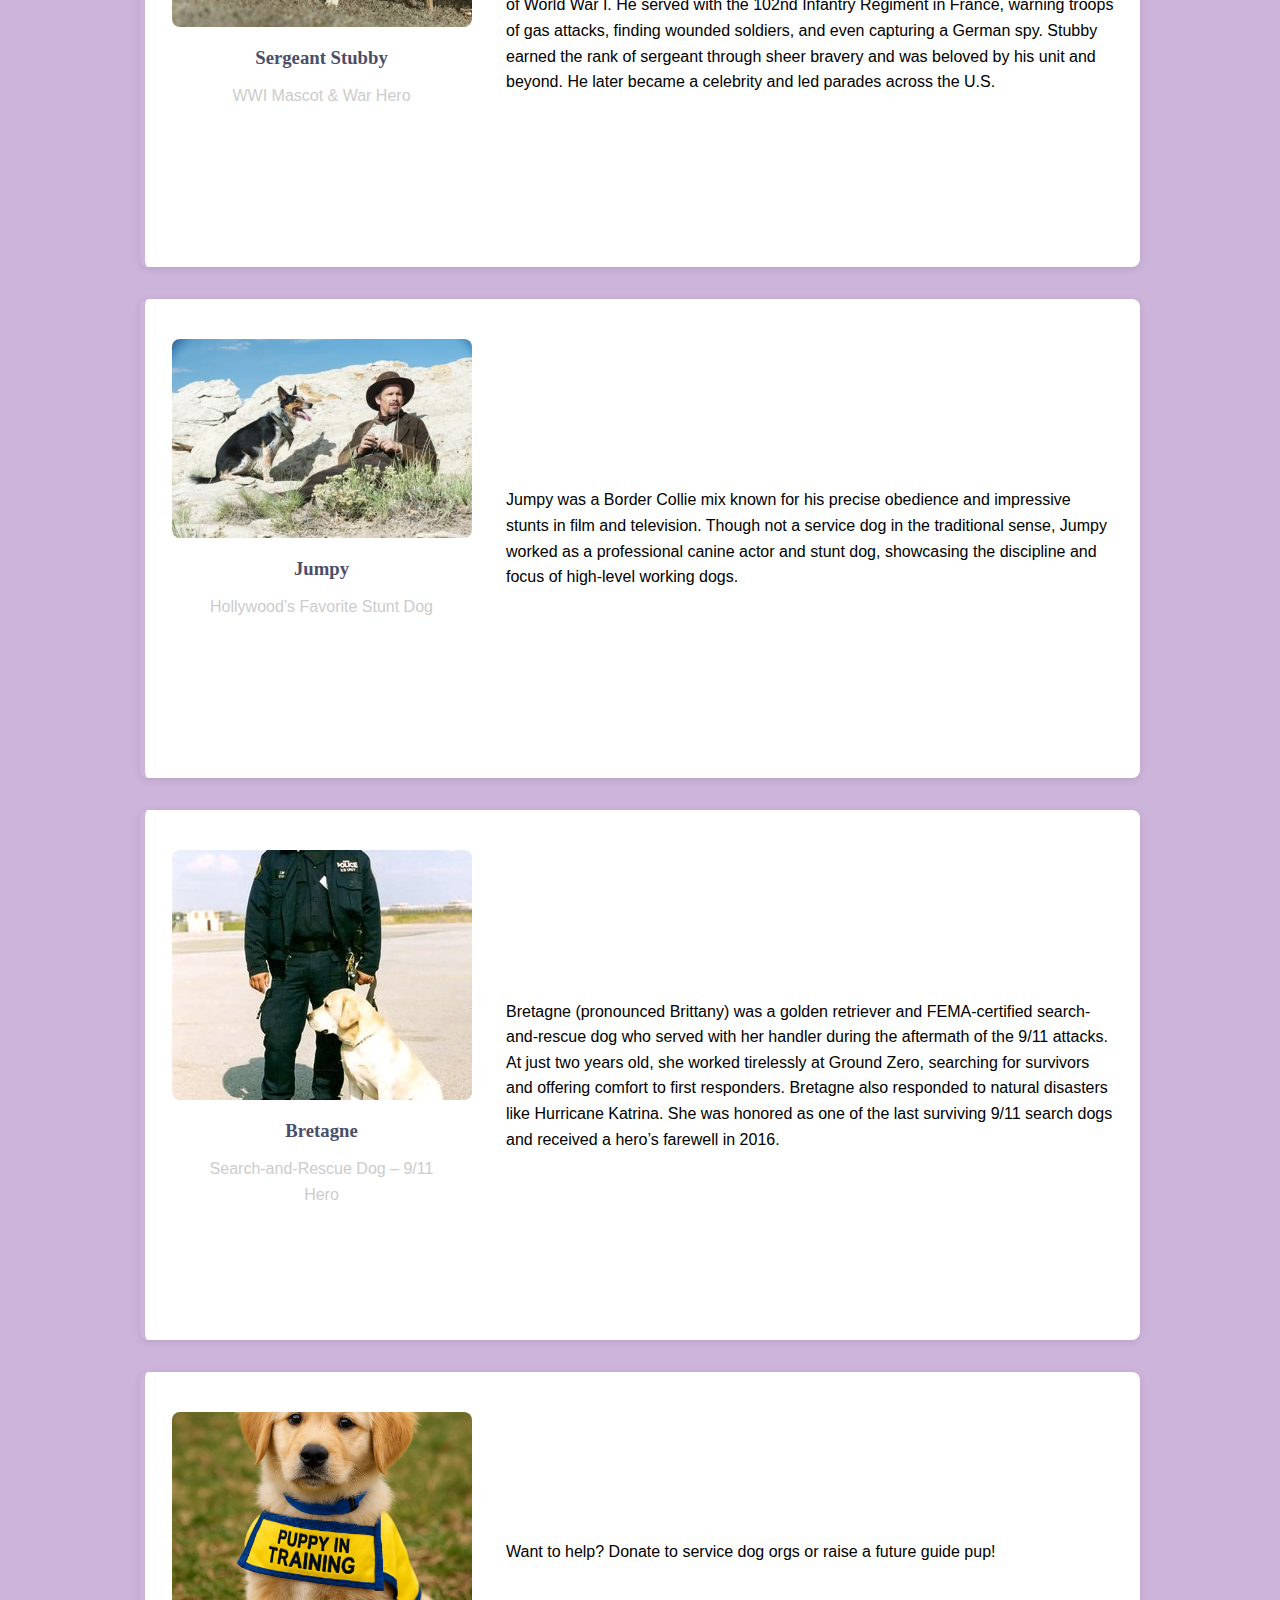
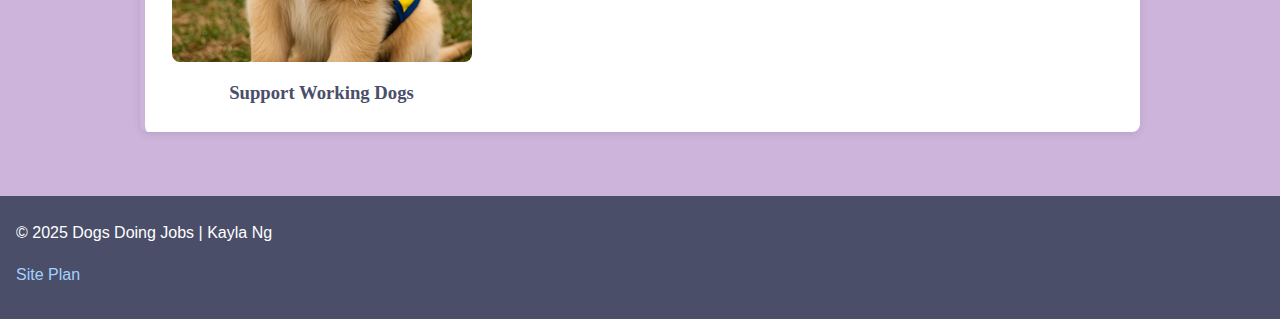
<file: working-dogs/types.html>
<!DOCTYPE html>
<html lang="en">
<head>
  <meta charset="UTF-8" />
  <meta name="viewport" content="width=device-width, initial-scale=1.0"/>
  <title>Real Dogs Doing Jobs</title>
  <link rel="stylesheet" href="styles/style.css" />
</head>
<body>
  <header>
    <div class="header-container">
      <img src="images/ddj_logo_200px.png" alt="Dogs Doing Jobs Logo" class="logo" />
      <nav>
        <a href="index.html">Home</a>
        <a href="jobs.html">Funny Dog Jobs</a>
        <a href="types.html">Real Dogs Doing Jobs</a>
      </nav>
    </div>
  </header>
  <div class="logo-spacer"></div>

  <main>
    <h2>Real Dogs Doing Jobs</h2>
    <p>While our imaginary workplace pups are fun, real dogs are out there doing incredible jobs every day. From guiding the visually impaired to detecting illness, these dogs aren’t just good—they’re amazing.</p>

    <section class="dog-job">
      <div class="dog-photo">
        <img src="images/togo.jpeg" alt="Togo the Sled Dog" />
        <h3>Togo</h3>
        <h2 id="caption">Sled Dog – Serum Run to Nome</h2>
      </div>
      <p>
        Togo was the true hero of the 1925 serum run to Nome, Alaska, covering over 260 miles through 
        harsh conditions to deliver life-saving diphtheria antitoxin. Though Balto got more public recognition, Togo’s
         endurance and leadership saved countless lives and earned him the title of “Greatest Dog That Ever Lived” 
         by many mushers.
      </p>
    </section>
    
    <section class="dog-job">
      <div class="dog-photo">
        <img src="images/appollo.jpg" alt="Appollo the Rescue Dog" />
        <h3>Appollo</h3>
        <h2 id="caption">NYPD K9 – 9/11 Responder</h2>
      </div>
      <p>
        Appollo (with two Ls!) was the first search-and-rescue dog on site at Ground Zero after the 
        World Trade Center attacks. As part of the NYPD K9 unit and FEMA task force, he searched through 
        dangerous debris for survivors. Appollo was awarded the Dickin Medal, the animal equivalent of the 
        Victoria Cross, for his bravery.
      </p>
    </section>
    
    <section class="dog-job">
      <div class="dog-photo">
        <img src="images/sergeant-stubby-2.png" alt="Sergant Stubby" />
        <h3>Sergeant Stubby</h3>
        <h2 id="caption">WWI Mascot & War Hero</h2>
      </div>
      <p>
        Sergeant Stubby was a stray Boston Terrier mix who became the most decorated dog of World War I. 
        He served with the 102nd Infantry Regiment in France, warning troops of gas attacks, finding wounded 
        soldiers, and even capturing a German spy. Stubby earned the rank of sergeant through sheer bravery and 
        was beloved by his unit and beyond. He later became a celebrity and led parades across the U.S.
      </p>
    </section>
    
    <section class="dog-job">
      <div class="dog-photo">
        <img src="images/jumpy_400px.jpg" alt="Detection dog sniffing luggage at airport" />
        <h3>Jumpy</h3>
        <h2 id="caption">Hollywood’s Favorite Stunt Dog</h2>
      </div>
      <p>
        Jumpy was a Border Collie mix known for his precise obedience and impressive stunts in film and 
        television. Though not a service dog in the traditional sense, Jumpy worked as a professional canine 
        actor and stunt dog, showcasing the discipline and focus of high-level working dogs.
      </p>
    </section>
    
    <section class="dog-job">
      <div class="dog-photo">
        <img src="images/bretagne.jpg" alt="Police dog in uniform with officer" />
        <h3>Bretagne</h3>
        <h2 id="caption">Search-and-Rescue Dog – 9/11 Hero</h2>
      </div>
      <p>
        Bretagne (pronounced Brittany) was a golden retriever and FEMA-certified search-and-rescue dog 
        who served with her handler during the aftermath of the 9/11 attacks. At just two years old, she 
        worked tirelessly at Ground Zero, searching for survivors and offering comfort to first responders. 
        Bretagne also responded to natural disasters like Hurricane Katrina. She was honored as one of the 
        last surviving 9/11 search dogs and received a hero’s farewell in 2016.
      </p>
    </section>
    
    
    <section class="dog-job">
      <div class="dog-photo">
        <img src="images/puppy.png" alt="Young pup in training vest " />
        <h3>Support Working Dogs</h3>
      </div>
      <p>
        Want to help? Donate to service dog orgs or raise a future guide pup!
      </p>
    </section>
  </main>

  <footer>
    <p>&copy; 2025 Dogs Doing Jobs | Kayla Ng</p>
    <p><a href="https://kng90.github.io/wdd130/working-dogs/site-plan.html">Site Plan</a></p>
  </footer>
</body>
</html>
</file>
<file: aboutme/styles/cherries.css>
body {
    margin: 0;
    padding: 0;
}
div{
    display: grid;
    grid-template-columns: 1fr 1fr;
    grid-template-rows: 1fr 1fr;
}
aside{
    grid-column-start: 2;
    background-color: #b8b8b8;
    grid-row-start: 1;
    grid-row-end: 3;
}
img {
    grid-column-start: 1;
    grid-row-start: 1;
    grid-row-end: 3;
}
h1{
    grid-column-start: 1;
    grid-column-end: 3;
    grid-row-start: 1;
    grid-row-end: 2;
    text-align: center;
    color: black;
    font-family: Georgia, 'Times New Roman', Times, serif;
    font-size: 8em;
    margin: 200px auto;
    z-index: 1;
}
h2 {
    grid-row-start: 2;
    grid-row-end: 3;
    color: #9e0815;
    font-family: Georgia, 'Times New Roman', Times, serif;
    z-index: 1;
    font-size: 3em;
    text-align: center;
    margin: 500px auto;
    letter-spacing: 10px;
}
</file>
<file: aboutme/positionstyles.css>
/* CSS - Name: "positionstyles.css" */
/* Activity 1 styles */
.content1 {
  /* This is the parent of the activity 1 boxes. */
  display: grid;
  grid-template-columns: 1fr 1fr;
  gap: 20px;
  justify-items: center;
}
.red1 { 
  width: 100%; 
  height: 100px; 
  background-color: red;
  grid-column: 1/3;
  
} 
.green1 {
  width: 200px; 
  height: 200px; 
  background-color: green; 

} 
.yellow1 {
  width: 200px; 
  height: 200px; 
  background-color: gold; 
} 
.blue1 {
  width: 100%; 
  height: 100px; 
  background-color: blue;
  grid-column: 1/3;
} 
/* Activity 2 styles*/
.content2 {
  /* This is the parent of the activity 2 boxes. */
  display: grid;
  grid-template-columns: repeat(5, 50px);
  grid-template-rows: repeat(5, 50px);
}
.red2 {
  width: 100px; 
  height: 100px; 
  background-color: red; 
  z-index: 1;
  grid-column: 1 / 3;
  grid-row: 1 / 3;
} 
.green2 { 
  width: 100px; 
  height: 100px; 
  background-color: green; 
  z-index: 2;
  grid-column: 2 / 4;
  grid-row: 2 / 4;
} 
.yellow2 {
  width: 100px; 
  height: 100px; 
  background-color: gold; 
  z-index: 3;
  grid-column: 3 / 5;
  grid-row: 3 / 5;
} 
.blue2 {
  width: 100px; 
  height: 100px; 
  background-color: blue; 
  z-index: 4;
  grid-column: 4 / 6;
  grid-row: 4 / 6;
} 
/* Activity 3 styles */ 
.content3 {
  display: grid;
  height: 400px;
  grid-template-columns: 45% 10% 45%;
  grid-template-rows: 20% 20% 20% 20% 20%;
}
.red3 {
  width: 100%; 
  background-color: red; 
  grid-column: 1 / 4;
  grid-row: 1 / 2;
} 
.green3 {
  background-color: green;
  grid-column: 1 / 2;
  grid-row: 2 / 5;
} 
.yellow3 {
  background-color: gold; 
  grid-column: 3 / 4;
  grid-row: 2 / 5;
} 
.blue3 {
  width: 100%;
  height: 100px; 
  background-color: blue; 
  grid-column: 1 / 4;
  grid-row: 4 / 5;
} 
/* Activity 4 styles */ 
.content4 {
  /* This is the parent of the activity 4 boxes. */
  height: 400px;
  display: grid;
  grid-template-columns: repeat(2, 50%);
  grid-template-rows: repeat(3, 1fr);
}
.red4 {
  background-color: red; 
  grid-column: 1 / 2;
  grid-row: 1 / 4;
} 
.green4 { 
  background-color: green; 
} 
.yellow4 {
  background-color: gold; 
} 
.blue4 { 
  background-color: blue; 
} 
/* Activity 5 styles */ 
.content5 {
  /* This is the parent of the activity 5 boxes. */
  height: 400px;
}
.red5 { 
  width: 100%; 
  height: 100px; 
  background-color: red; 
} 
.green5 { 
  width: 200px; 
  height: 200px; 
  background-color: green; 
  float: left;
  z-index: 1;
} 
.yellow5 {
  width: 100%; 
  height: 300px; 
  background-color: gold; 
  z-index: 0;
} 
.blue5 {
  width: 100%; 
  height: 100px; 
  background-color: blue; 
} 
/* Activity 6 styles */ 
.content6 {
  display: grid;
  grid-template-columns: repeat(6, 100px);
  grid-template-rows: repeat(6, 100px);
}
.red6 { 
  background-color: red; 
  grid-column: 1 / 5;
  grid-row: 1 / 3;
} 
.green6 {
  background-color: green; 
  grid-column: 1 / 3;
  grid-row: 5 / 7;
  z-index: 2;
} 
.yellow6 {
  background-color: gold;
  grid-column: 5 / 7;
  grid-row: 3 / 7;
  z-index: 2;
} 
.blue6 {
  background-color: blue;
  grid-column: 2 / 6;
  grid-row: 2 / 6;
  z-index: 1;
} 


/* Do not make any changes below here */
.activity {
  width: 70%; 
  margin: 20px auto; 
  font-family: Arial, sans-serif; 
  border: 1px solid black; 
  padding: 10px; 
  clear:both; 
  overflow: auto;
} 

.hint {
  border: 1px solid grey;
  background: #e0e0e0;
  padding: .5em;
  position: relative;
  margin: 1em 0;
}
.hint h3 {
  margin: 0;
}
.hint:hover {
  background: #d0d0d0;
}
.hint > div {
  display: none;
}

.hint input[type=checkbox] {
  position: absolute;
  width: 100%;
  height: 100%;
  opacity: 0;
  z-index: 1;
  cursor: pointer;
}

.hint input[type=checkbox]:checked ~ div {
  display: block;
}

.hint i {
  position: absolute;
  transform: translate(-6px, 0);
  margin-top: 16px;
  right: 10px;
  top: -3px;
}
.hint i:before, .hint i:after {
  content: "";
  position: absolute;
  background-color: black;
  width: 3px;
  height: 9px;
}
.hint i:before {
  transform: translate(2px, 0) rotate(45deg);
}
.hint i:after {
  transform: translate(-2px, 0) rotate(-45deg);
}

.hint input[type=checkbox]:checked ~ i:before {
  transform: translate(-2px, 0) rotate(45deg);
}
.hint input[type=checkbox]:checked ~ i:after {
  transform: translate(2px, 0) rotate(-45deg);
}
.hint a {
  position: relative;
  z-index: 1;
}
</file>
<file: aboutme/styles/pres_n.css>
body {
    background-color: #5da0d7;
    width: 50%;
    margin: 0 auto;
}
h1 {
    color: #ffffff;
    font-size: 2em;
    text-align: center;
    font-family: helvetica;
}
h1:hover {
    color: black;
}
#ed-quote {
    font-size: 1em;
    color: #ffffff;
    text-align: center;
}
h4 {
    color: #ffffff;
    font-size: 1.25em;
    text-align: center;
    font-family: helvetica;
}

ol{
    color: #000000;
    font-size: 1em;
    text-align: left;
    font-family: helvetica-bold;
}
img {
    display: block;
    margin: 0 auto;
}
blockquote {
    color: #ffffff;
    font-size: 2em;
    text-align: center;
    width: 40%;
    margin: 0 auto;
    padding: 20px;
}
footer {
    color: #000000;
    font-size: 1em;
    text-align: center;
    font-family: helvetica;
}
</file>
<file: aboutme/styles/web_des.css>
#hero {
    width: 100%;
}
body {
    margin: 0;
    background-color: #737373;
}
.icon {
    width: 250px;
    height: 250px;
    border-radius: 100%;
    border: 10px solid #444444;
    margin: 50px 45px;
    display: inline-block;
}
div {
    text-align: center;
}
</file>
<file: working-dogs/styles/style.css>
:root {
  --primary-color: #FDE2E4;
  --secondary-color: #4A4E69;
  --accent1-color: #A2D2FF;
  --accent2-color: #CDB4DB;
  --font-heading: 'Merriweather', serif;
  --font-body: 'Barlow Condensed', sans-serif;
  --text-color: #333;
}
body {
  background: var(--accent2-color);
  display: flex;
  flex-direction: column;
  min-height: 100vh;
  font-family: var(--font-body);
  line-height: 1.6;
  margin: 0;
  padding: 0;
  height: 100%;
}
header {
  background: var(--secondary-color);
  color: white;
  padding: 1rem 2rem 2.5rem;
  position: relative;
  overflow: visible;
  z-index: 1;
}
.logo-spacer {
  height: 20px;
}
.logo {
  width: 120px;
  position: fixed;
  top: 0;
  left: 1rem;
  z-index: 10;
}
.header-container {
  display: flex;
  align-items: center;
  justify-content: space-between;
  position: relative;
  max-width: 1200px;
  margin: 0 auto;
  padding: 1rem 2rem;
}
main {
  padding: 2rem;
  max-width: 1000px;
  margin: 0 auto;
  flex: 1;
}
nav {
  display: flex;
  gap: 1.5rem;
  margin-left: auto;
  align-items: center;
}
nav a {
  color: white;
  text-decoration: none;
  font-weight: bold;
  font-family: 'Barlow Condensed', sans-serif;
  font-size: 1.1rem;
}
nav a:hover {
  text-decoration: underline;
}
main h2 {
  font-family: var(--font-heading);
  font-size: 1.8rem;
  margin-bottom: 1rem;
  color: var(--secondary-color);
}
main h3 {
  font-family: var(--font-heading);
  color: var(--accent2-color);
  margin-top: 1.5rem;
}
main h3 a{
  font-family: var(--font-heading);
  color: var(--secondary-color);
  margin-top: 1.5rem;
  text-decoration: none;
}
p {
  margin: 0.5rem 0 1rem 0;
}
img {
  max-width: 100%;
  height: auto;
  border-radius: 8px;
  margin: 1rem 0;
}

main h3 a:hover {
  color: var(--accent2-color);
}
.teasers,
.dog-types,
.dog-gallery,
.dog-role {
  margin-bottom: 2rem;
}
.teasers {
  display: grid;
  grid-template-columns: repeat(auto-fit, minmax(250px, 1fr));
  gap: 2rem;
}
.teaser {
  background-color: white;
  padding: 1rem;
  border-radius: 10px;
  box-shadow: 0 0 10px rgba(0,0,0,0.1);
  text-align: center;
}
.teaser img {
  max-height: 200px;
  object-fit: cover;
}
.teaser h3 {
  margin-top: 1rem;
}
.dog-job, .dog-role {
  background-color: white;
  padding: 1rem;
  border-left: 5px solid var(--accent2-color);
  margin-bottom: 1.5rem;
  border-radius: 6px;
}
.dog-job img,
.dog-role img {
  max-height: 250px;
  object-fit: cover;
  display: block;
  margin: 1rem auto;
}
.dog-job {
  display: grid;
  grid-template-columns: 1fr 2fr;
  align-items: center;
  gap: 2rem;
  background-color: white;
  padding: 1.5rem;
  margin-bottom: 2rem;
  border-radius: 8px;
  box-shadow: 0 2px 8px rgba(0,0,0,0.1);
}

.dog-photo {
  display: flex;
  flex-direction: column;
  align-items: center;
}

.dog-photo img {
  width: 100%;
  max-width: 300px;
  border-radius: 8px;
  margin-bottom: 1rem;
}

.dog-photo h3 {
  margin: 0;
  text-align: center;
  color: var(--secondary-color);
}
#caption {
  margin: 0;
  text-align: center;
  color: var(--secondary-color);
  font-size: 1em;
  font-family: var(--font-body);
  font-weight: lighter;
}

.dog-job p {
  margin: 0;
}

.dog-job img {
  width: 100%;
  max-width: 300px;
  border-radius: 8px;
}

.dog-job h3 {
  margin-top: 0;
  color: var(--secondary-color);
}

.benefits {
  background-color: white;
  padding: 1.5rem;
  border-left: 5px solid var(--accent1-color);
  border-radius: 6px;
  margin-top: 2rem;
}
footer {
  background: var(--secondary-color);
  color: white;
  padding: 1em;
}
footer a {
  color: var(--accent1-color);
  text-decoration: none;
}
.home-grid {
  display: grid;
  grid-template-rows: auto auto;
  gap: 3rem;
  padding: 2rem;
  max-width: 1000px;
  margin: 0 auto;
}
.hero {
  display: grid;
  grid-template-columns: 1fr;
  text-align: center;
}
.hero img {
  max-width: 100%;
  height: auto;
  margin-bottom: 1rem;
}




/* Image Modal Component Styles */
#myImg {
  border-radius: 5px;
  cursor: pointer;
  transition: 0.3s;
}

#myImg:hover {
  opacity: 0.7;
}

.modal {
  display: none;
  position: fixed;
  z-index: 5;
  padding-top: 100px;
  left: 0;
  top: 0;
  width: 100%;
  height: 100%;
  overflow: auto;
  background-color: rgba(0,0,0,0.9);
}

.modal-content {
  margin: auto;
  display: block;
  width: 80%;
  max-width: 700px;
}

#caption {
  margin: auto;
  display: block;
  width: 80%;
  max-width: 700px;
  text-align: center;
  color: #ccc;
  padding: 10px 0;
  height: 150px;
}

.modal-content, #caption {  
  animation-name: zoom;
  animation-duration: 0.6s;
}

@keyframes zoom {
  from {transform: scale(0)} 
  to {transform: scale(1)}
}

.close {
  position: absolute;
  top: 15px;
  right: 35px;
  color: #f1f1f1;
  font-size: 40px;
  font-weight: bold;
  transition: 0.3s;
}

.close:hover,
.close:focus {
  color: #bbb;
  text-decoration: none;
  cursor: pointer;
}

@media only screen and (max-width: 700px){
  .modal-content {
    width: 100%;
  }
}
</file>
